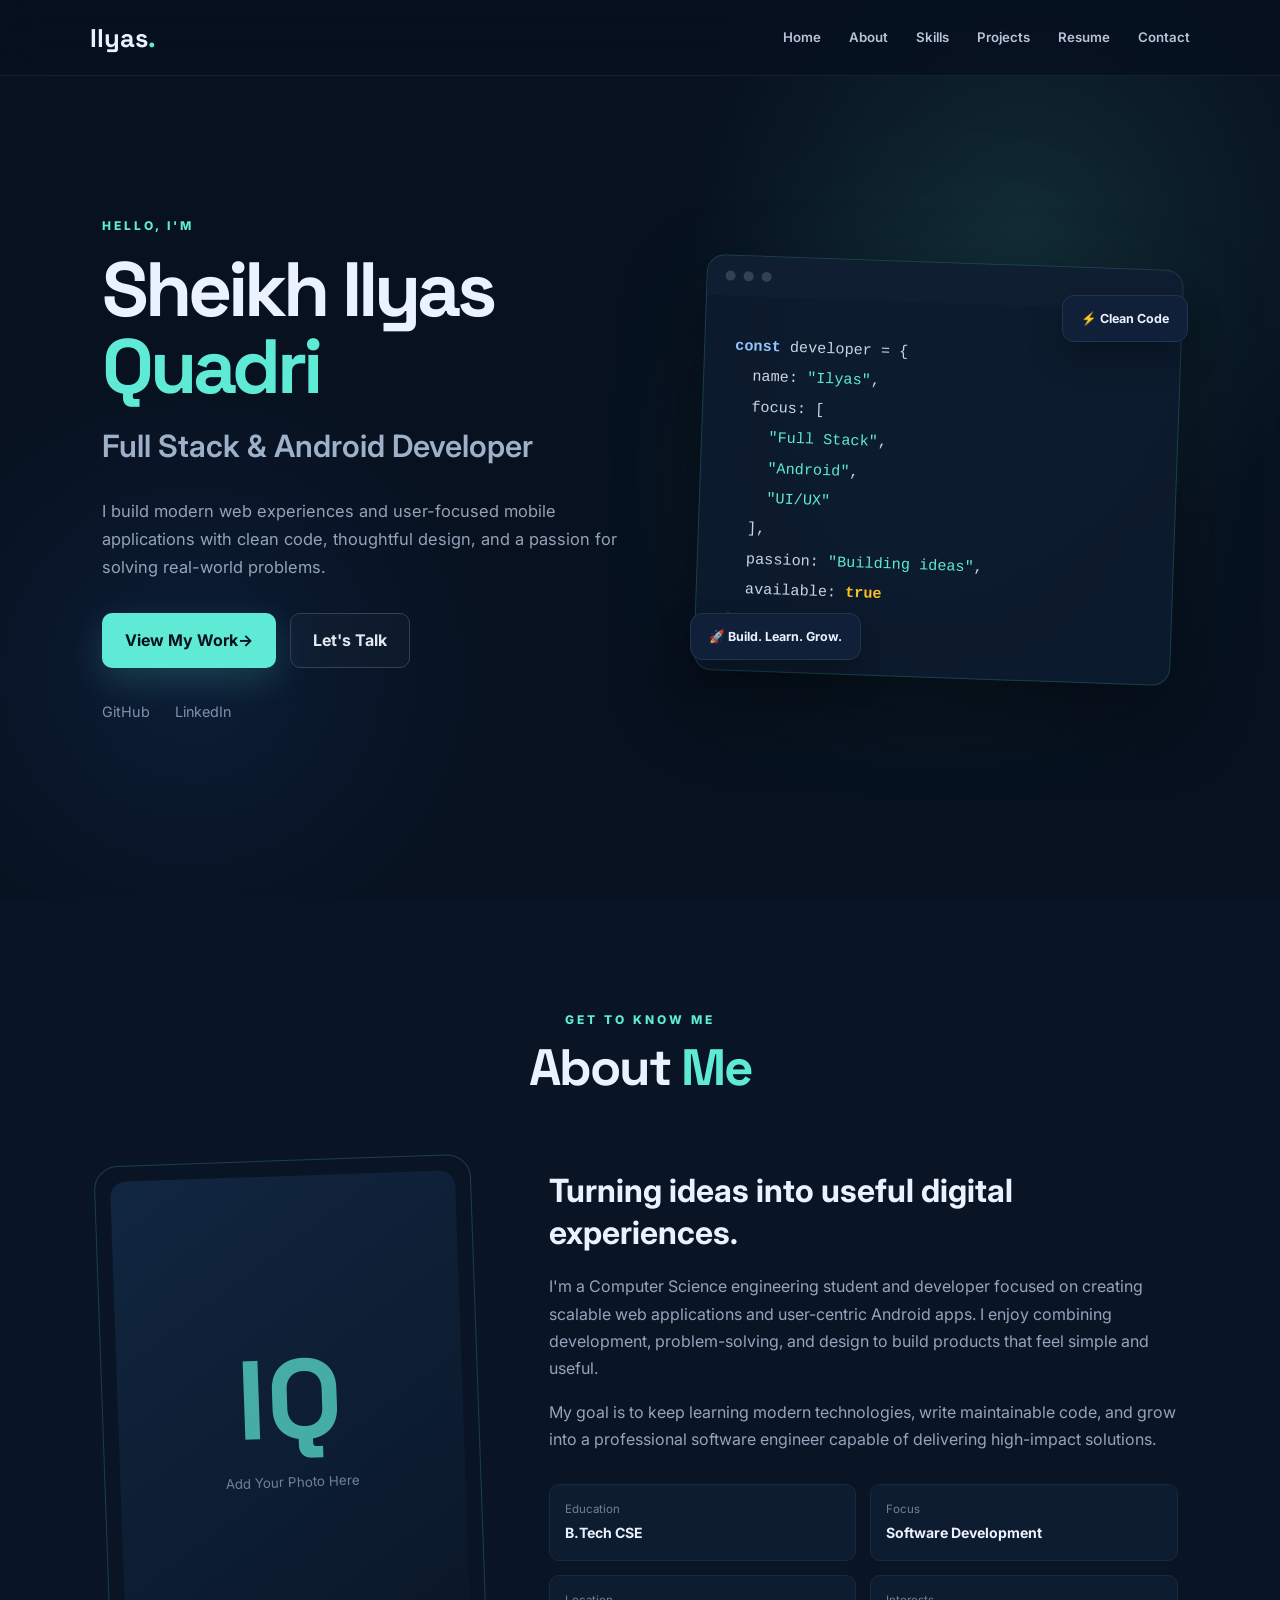
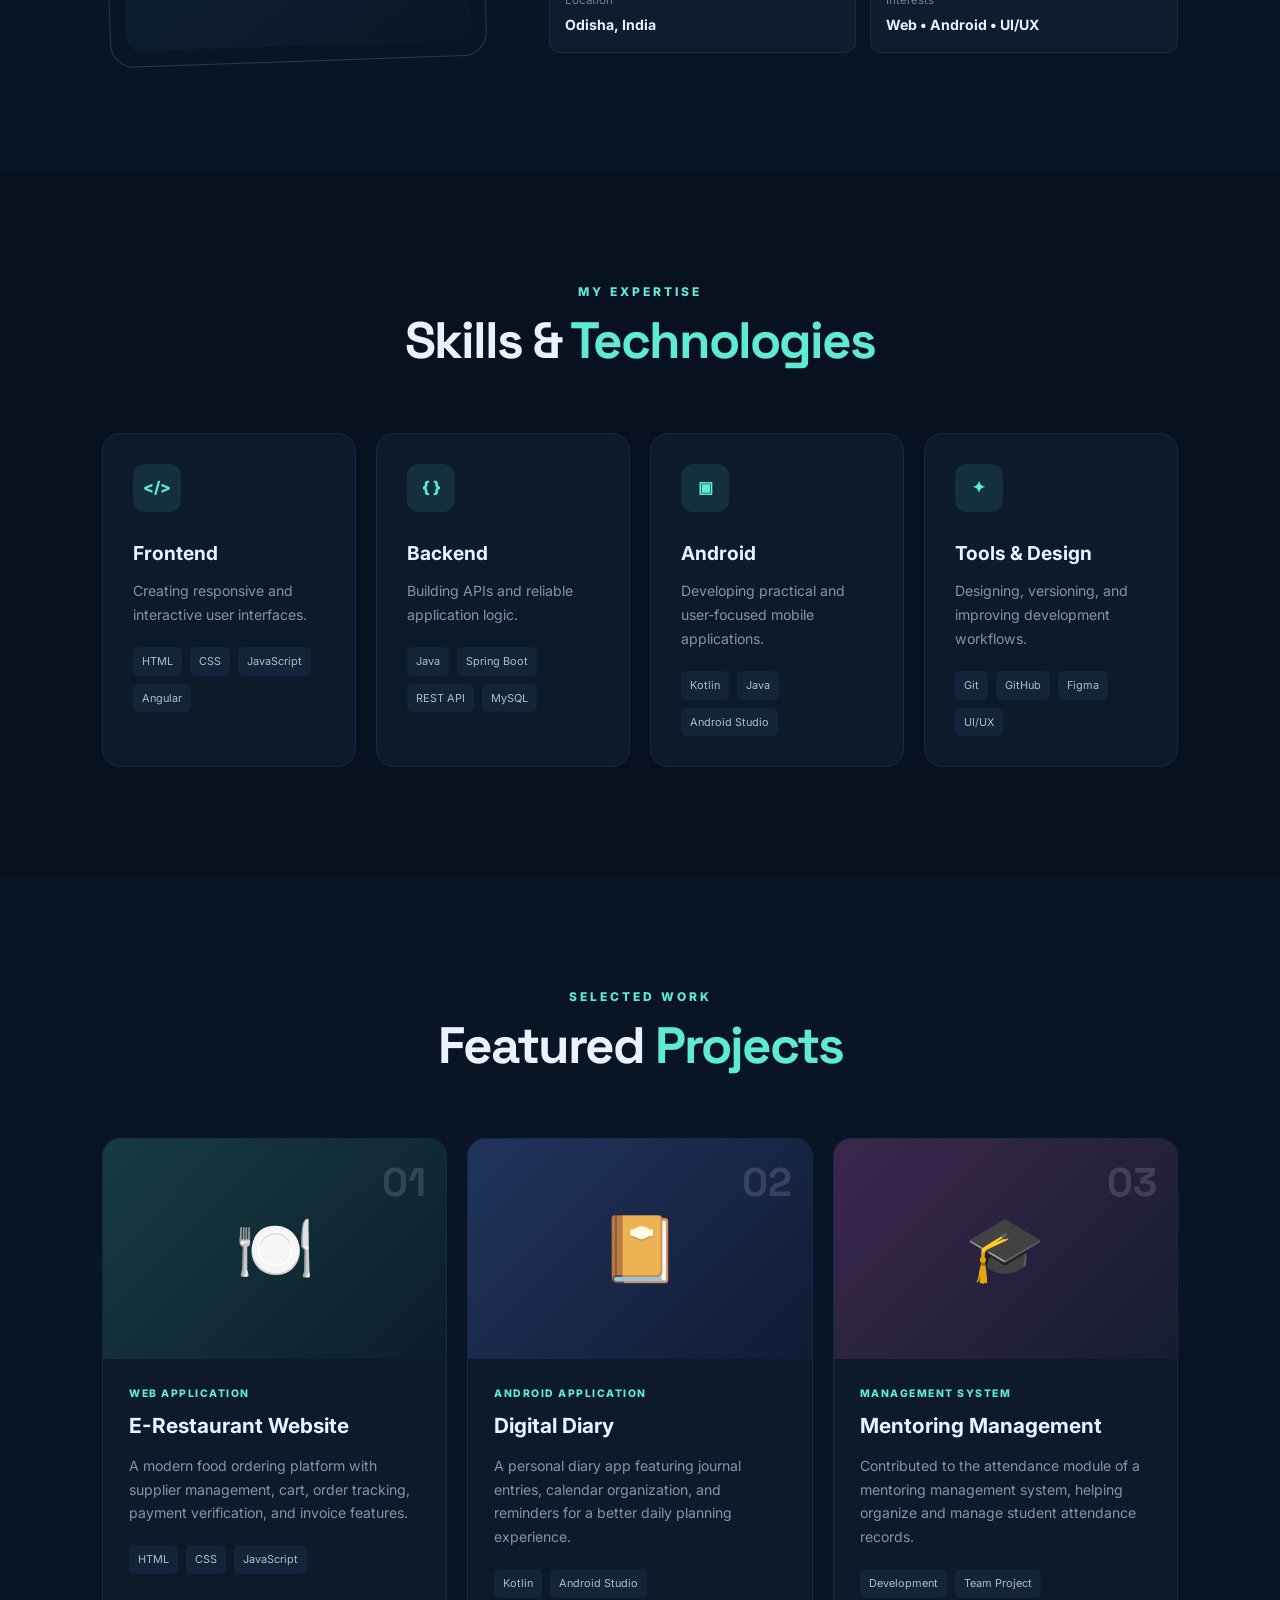
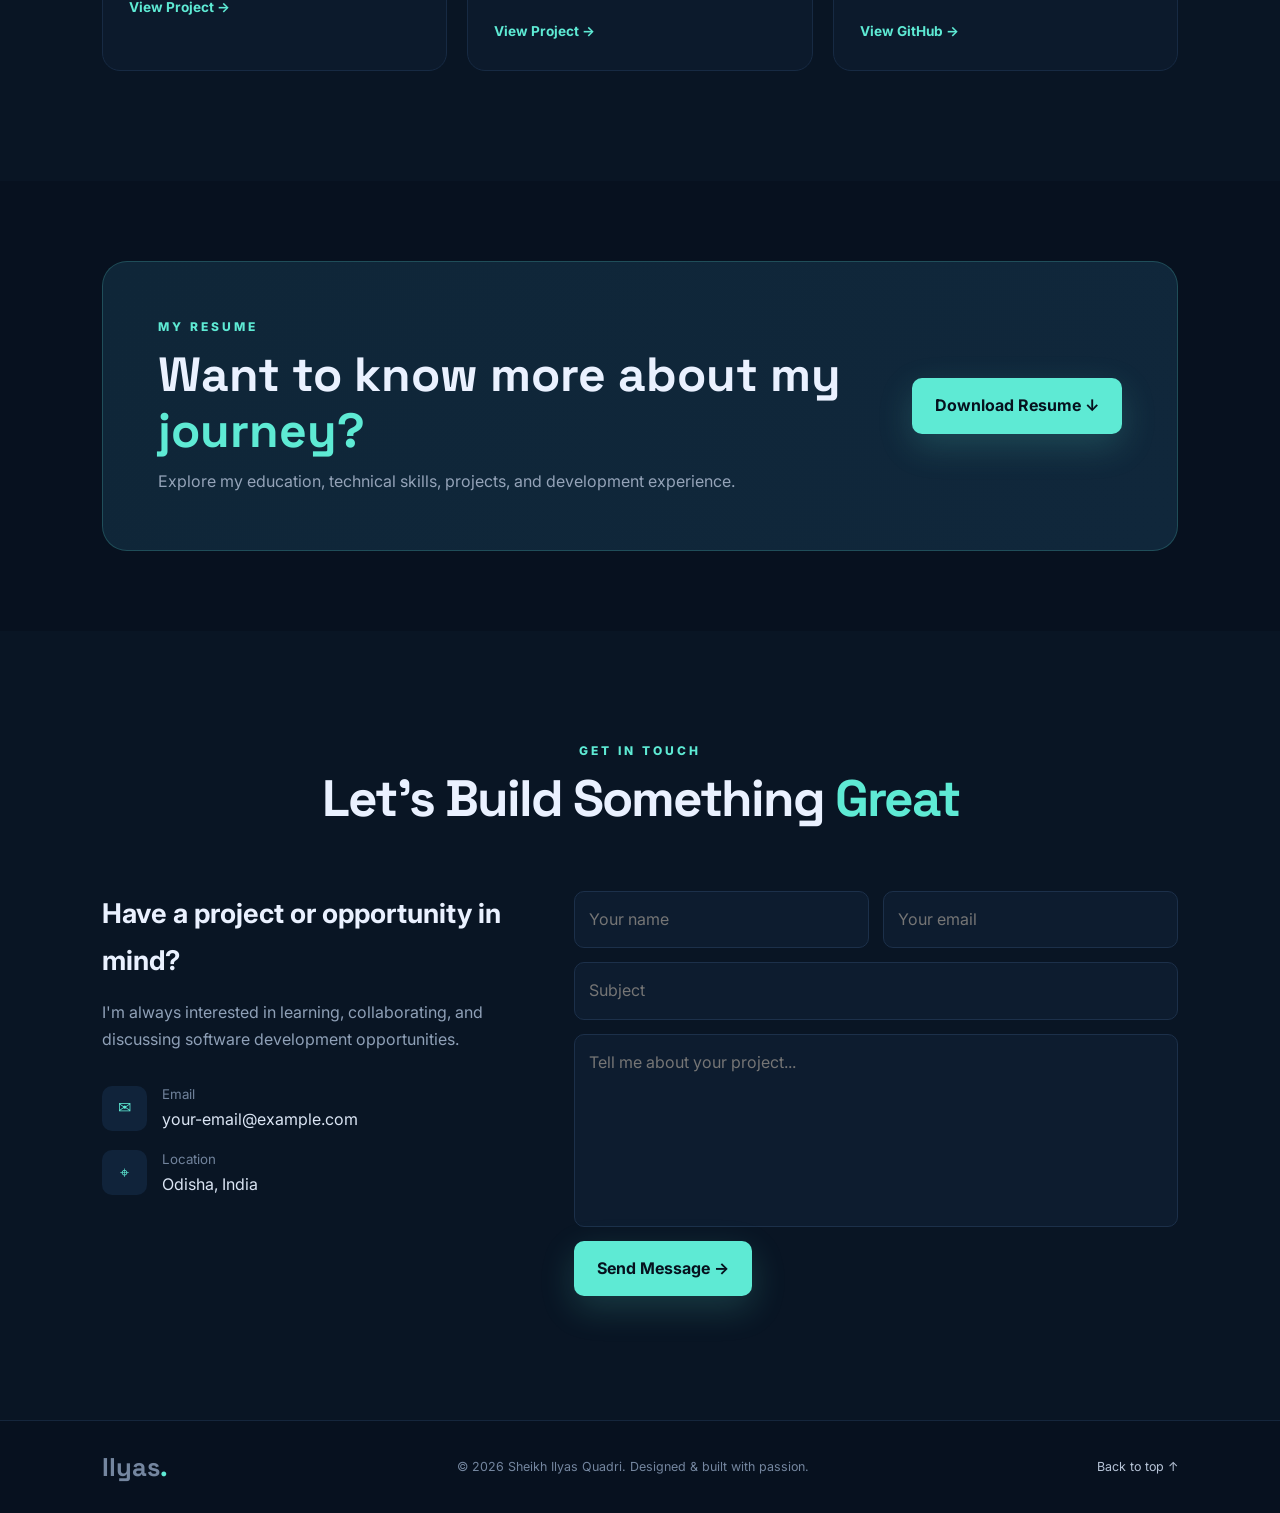
<file: L1-Portfolio/index.html>
<!DOCTYPE html>
<html lang="en">
<head>
  <meta charset="UTF-8">
  <meta name="viewport" content="width=device-width, initial-scale=1.0">
  <meta name="description" content="Personal portfolio of a full stack and Android developer.">
  <title>Ilyas | Developer Portfolio</title>
  <link rel="preconnect" href="https://fonts.googleapis.com">
  <link rel="preconnect" href="https://fonts.gstatic.com" crossorigin>
  <link href="https://fonts.googleapis.com/css2?family=Inter:wght@400;500;600;700;800&family=Space+Grotesk:wght@600;700&display=swap" rel="stylesheet">
  <link rel="stylesheet" href="style.css">
</head>
<body>
  <header class="header">
    <a href="#home" class="logo">Ilyas<span>.</span></a>
    <nav class="navbar" id="navbar">
      <a href="#home">Home</a>
      <a href="#about">About</a>
      <a href="#skills">Skills</a>
      <a href="#projects">Projects</a>
      <a href="#resume">Resume</a>
      <a href="#contact">Contact</a>
    </nav>
    <button class="menu-btn" id="menuBtn" aria-label="Open navigation">☰</button>
  </header>

  <main>
    <section class="hero section" id="home">
      <div class="hero-content">
        <p class="eyebrow">HELLO, I'M</p>
        <h1>Sheikh Ilyas <span>Quadri</span></h1>
        <h2>Full Stack & Android Developer</h2>
        <p class="hero-text">
          I build modern web experiences and user-focused mobile applications
          with clean code, thoughtful design, and a passion for solving real-world problems.
        </p>
        <div class="hero-actions">
          <a href="#projects" class="btn primary">View My Work <span>→</span></a>
          <a href="#contact" class="btn secondary">Let's Talk</a>
        </div>
        <div class="social-row">
          <a href="https://github.com/Ilyas99786" target="_blank" rel="noopener noreferrer">GitHub</a>
          <a href="https://www.linkedin.com/in/sheikhilyasquadri99/" target="_blank" rel="noopener noreferrer">LinkedIn</a>
        </div>
      </div>

      <div class="hero-visual">
        <div class="glow"></div>
        <div class="code-card">
          <div class="card-top"><span></span><span></span><span></span></div>
          <pre><code><b>const</b> developer = {
  name: <em>"Ilyas"</em>,
  focus: [
    <em>"Full Stack"</em>,
    <em>"Android"</em>,
    <em>"UI/UX"</em>
  ],
  passion: <em>"Building ideas"</em>,
  available: <strong>true</strong>
};</code></pre>
        </div>
        <div class="float-card card-one">⚡ Clean Code</div>
        <div class="float-card card-two">🚀 Build. Learn. Grow.</div>
      </div>
    </section>

    <section class="about section" id="about">
      <div class="section-heading">
        <p>GET TO KNOW ME</p>
        <h2>About <span>Me</span></h2>
      </div>
      <div class="about-grid">
        <div class="about-photo">
          <div class="photo-placeholder">
            <span>IQ</span>
            <small>Add Your Photo Here</small>
          </div>
        </div>
        <div class="about-content">
          <h3>Turning ideas into useful digital experiences.</h3>
          <p>
            I'm a Computer Science engineering student and developer focused on creating
            scalable web applications and user-centric Android apps. I enjoy combining
            development, problem-solving, and design to build products that feel simple and useful.
          </p>
          <p>
            My goal is to keep learning modern technologies, write maintainable code,
            and grow into a professional software engineer capable of delivering high-impact solutions.
          </p>
          <div class="quick-info">
            <div><span>Education</span><strong>B.Tech CSE</strong></div>
            <div><span>Focus</span><strong>Software Development</strong></div>
            <div><span>Location</span><strong>Odisha, India</strong></div>
            <div><span>Interests</span><strong>Web • Android • UI/UX</strong></div>
          </div>
        </div>
      </div>
    </section>

    <section class="skills section" id="skills">
      <div class="section-heading">
        <p>MY EXPERTISE</p>
        <h2>Skills & <span>Technologies</span></h2>
      </div>
      <div class="skill-grid">
        <article class="skill-card">
          <div class="skill-icon">&lt;/&gt;</div>
          <h3>Frontend</h3>
          <p>Creating responsive and interactive user interfaces.</p>
          <div class="tags"><span>HTML</span><span>CSS</span><span>JavaScript</span><span>Angular</span></div>
        </article>
        <article class="skill-card">
          <div class="skill-icon">{ }</div>
          <h3>Backend</h3>
          <p>Building APIs and reliable application logic.</p>
          <div class="tags"><span>Java</span><span>Spring Boot</span><span>REST API</span><span>MySQL</span></div>
        </article>
        <article class="skill-card">
          <div class="skill-icon">▣</div>
          <h3>Android</h3>
          <p>Developing practical and user-focused mobile applications.</p>
          <div class="tags"><span>Kotlin</span><span>Java</span><span>Android Studio</span></div>
        </article>
        <article class="skill-card">
          <div class="skill-icon">✦</div>
          <h3>Tools & Design</h3>
          <p>Designing, versioning, and improving development workflows.</p>
          <div class="tags"><span>Git</span><span>GitHub</span><span>Figma</span><span>UI/UX</span></div>
        </article>
      </div>
    </section>

    <section class="projects section" id="projects">
      <div class="section-heading">
        <p>SELECTED WORK</p>
        <h2>Featured <span>Projects</span></h2>
      </div>
      <div class="project-grid">
        <article class="project-card">
          <div class="project-cover cover-one">
            <span>01</span>
            <div>🍽️</div>
          </div>
          <div class="project-body">
            <div class="project-type">WEB APPLICATION</div>
            <h3>E-Restaurant Website</h3>
            <p>A modern food ordering platform with supplier management, cart, order tracking, payment verification, and invoice features.</p>
            <div class="tags"><span>HTML</span><span>CSS</span><span>JavaScript</span></div>
            <a href="https://github.com/Ilyas99786" target="_blank" rel="noopener noreferrer">View Project →</a>
          </div>
        </article>

        <article class="project-card">
          <div class="project-cover cover-two">
            <span>02</span>
            <div>📔</div>
          </div>
          <div class="project-body">
            <div class="project-type">ANDROID APPLICATION</div>
            <h3>Digital Diary</h3>
            <p>A personal diary app featuring journal entries, calendar organization, and reminders for a better daily planning experience.</p>
            <div class="tags"><span>Kotlin</span><span>Android Studio</span></div>
            <a href="https://github.com/Ilyas99786" target="_blank" rel="noopener noreferrer">View Project →</a>
          </div>
        </article>

        <article class="project-card">
          <div class="project-cover cover-three">
            <span>03</span>
            <div>🎓</div>
          </div>
          <div class="project-body">
            <div class="project-type">MANAGEMENT SYSTEM</div>
            <h3>Mentoring Management</h3>
            <p>Contributed to the attendance module of a mentoring management system, helping organize and manage student attendance records.</p>
            <div class="tags"><span>Development</span><span>Team Project</span></div>
            <a href="https://github.com/Ilyas99786" target="_blank" rel="noopener noreferrer">View GitHub →</a>
          </div>
        </article>
      </div>
    </section>

    <section class="resume section" id="resume">
      <div class="resume-box">
        <div>
          <p class="eyebrow">MY RESUME</p>
          <h2>Want to know more about my <span>journey?</span></h2>
          <p>Explore my education, technical skills, projects, and development experience.</p>
        </div>
        <a href="resume.pdf" download class="btn primary">Download Resume ↓</a>
      </div>
    </section>

    <section class="contact section" id="contact">
      <div class="section-heading">
        <p>GET IN TOUCH</p>
        <h2>Let's Build Something <span>Great</span></h2>
      </div>
      <div class="contact-grid">
        <div class="contact-copy">
          <h3>Have a project or opportunity in mind?</h3>
          <p>I'm always interested in learning, collaborating, and discussing software development opportunities.</p>
          <div class="contact-list">
            <a href="mailto:your-email@example.com"><span>✉</span><div><small>Email</small>your-email@example.com</div></a>
            <div><span>⌖</span><div><small>Location</small>Odisha, India</div></div>
          </div>
        </div>
        <form class="contact-form" id="contactForm">
          <div class="form-row">
            <input type="text" placeholder="Your name" required>
            <input type="email" placeholder="Your email" required>
          </div>
          <input type="text" placeholder="Subject" required>
          <textarea rows="6" placeholder="Tell me about your project..." required></textarea>
          <button type="submit" class="btn primary">Send Message →</button>
          <p id="formMessage"></p>
        </form>
      </div>
    </section>
  </main>

  <footer>
    <a href="#home" class="logo">Ilyas<span>.</span></a>
    <p>© 2026 Sheikh Ilyas Quadri. Designed & built with passion.</p>
    <a href="#home" class="back-top">Back to top ↑</a>
  </footer>

  <script src="script.js"></script>
</body>
</html>
</file>
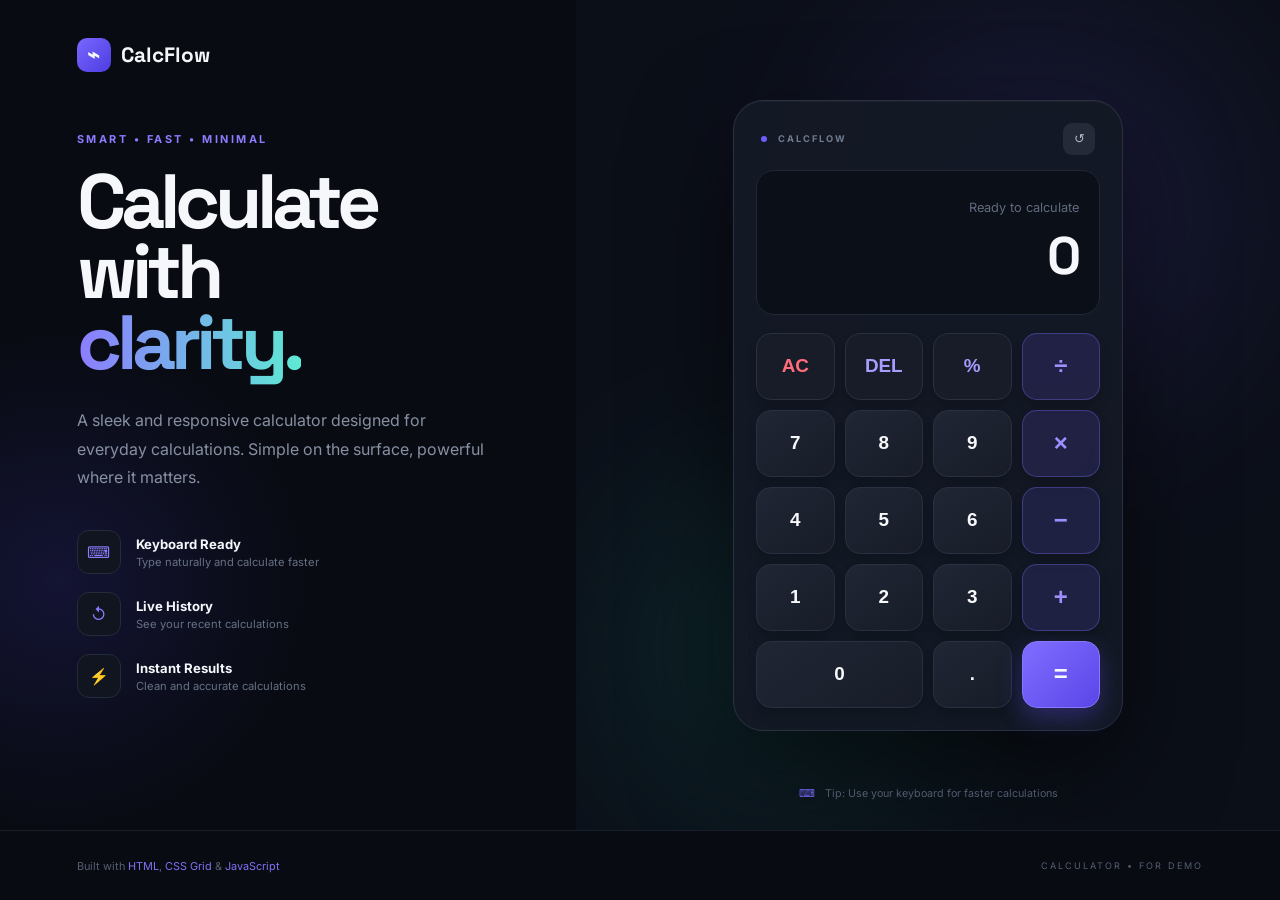
<file: L1_Calculator/index.html>
<!DOCTYPE html>
<html lang="en">
<head>
  <meta charset="UTF-8">
  <meta name="viewport" content="width=device-width, initial-scale=1.0">
  <meta name="description" content="A modern professional calculator built using HTML, CSS and JavaScript.">
  <title>CalcFlow | Professional Calculator</title>
  <link rel="preconnect" href="https://fonts.googleapis.com">
  <link rel="preconnect" href="https://fonts.gstatic.com" crossorigin>
  <link href="https://fonts.googleapis.com/css2?family=Inter:wght@400;500;600;700&family=Space+Grotesk:wght@600;700&display=swap" rel="stylesheet">
  <link rel="stylesheet" href="style.css">
</head>
<body>
  <main class="page">
    <section class="intro">
      <div class="brand"><span class="brand-icon">⌁</span> CalcFlow</div>
      <p class="eyebrow">SMART • FAST • MINIMAL</p>
      <h1>Calculate with<br><span>clarity.</span></h1>
      <p class="description">
        A sleek and responsive calculator designed for everyday calculations.
        Simple on the surface, powerful where it matters.
      </p>

      <div class="features">
        <div><span>⌨</span><p><strong>Keyboard Ready</strong><small>Type naturally and calculate faster</small></p></div>
        <div><span>↺</span><p><strong>Live History</strong><small>See your recent calculations</small></p></div>
        <div><span>⚡</span><p><strong>Instant Results</strong><small>Clean and accurate calculations</small></p></div>
      </div>
    </section>

    <section class="calculator-area">
      <div class="glow glow-one"></div>
      <div class="glow glow-two"></div>

      <div class="calculator">
        <div class="calculator-top">
          <div class="mini-brand"><i></i> CALCFLOW</div>
          <button class="history-toggle" id="historyToggle" title="Toggle history">↺</button>
        </div>

        <div class="display">
          <div class="expression" id="expression">Ready to calculate</div>
          <div class="result" id="result">0</div>
        </div>

        <div class="keys">
          <button class="key function danger" data-action="clear">AC</button>
          <button class="key function" data-action="delete">DEL</button>
          <button class="key function" data-value="%">%</button>
          <button class="key operator" data-value="/">÷</button>

          <button class="key" data-value="7">7</button>
          <button class="key" data-value="8">8</button>
          <button class="key" data-value="9">9</button>
          <button class="key operator" data-value="*">×</button>

          <button class="key" data-value="4">4</button>
          <button class="key" data-value="5">5</button>
          <button class="key" data-value="6">6</button>
          <button class="key operator" data-value="-">−</button>

          <button class="key" data-value="1">1</button>
          <button class="key" data-value="2">2</button>
          <button class="key" data-value="3">3</button>
          <button class="key operator" data-value="+">+</button>

          <button class="key zero" data-value="0">0</button>
          <button class="key" data-value=".">.</button>
          <button class="key equals" data-action="calculate">=</button>
        </div>
      </div>

      <aside class="history-panel" id="historyPanel">
        <div class="history-head">
          <div><small>RECENT</small><h2>History</h2></div>
          <button id="closeHistory">×</button>
        </div>
        <div class="history-list" id="historyList">
          <p class="empty-history">Your calculations will appear here.</p>
        </div>
        <button class="clear-history" id="clearHistory">Clear history</button>
      </aside>

      <p class="keyboard-note"><span>⌨</span> Tip: Use your keyboard for faster calculations</p>
    </section>
  </main>

  <footer>
    <p>Built with <span>HTML</span>, <span>CSS Grid</span> & <span>JavaScript</span></p>
    <small>CALCULATOR • FOR DEMO</small>
  </footer>

  <script src="script.js"></script>
</body>
</html>
</file>
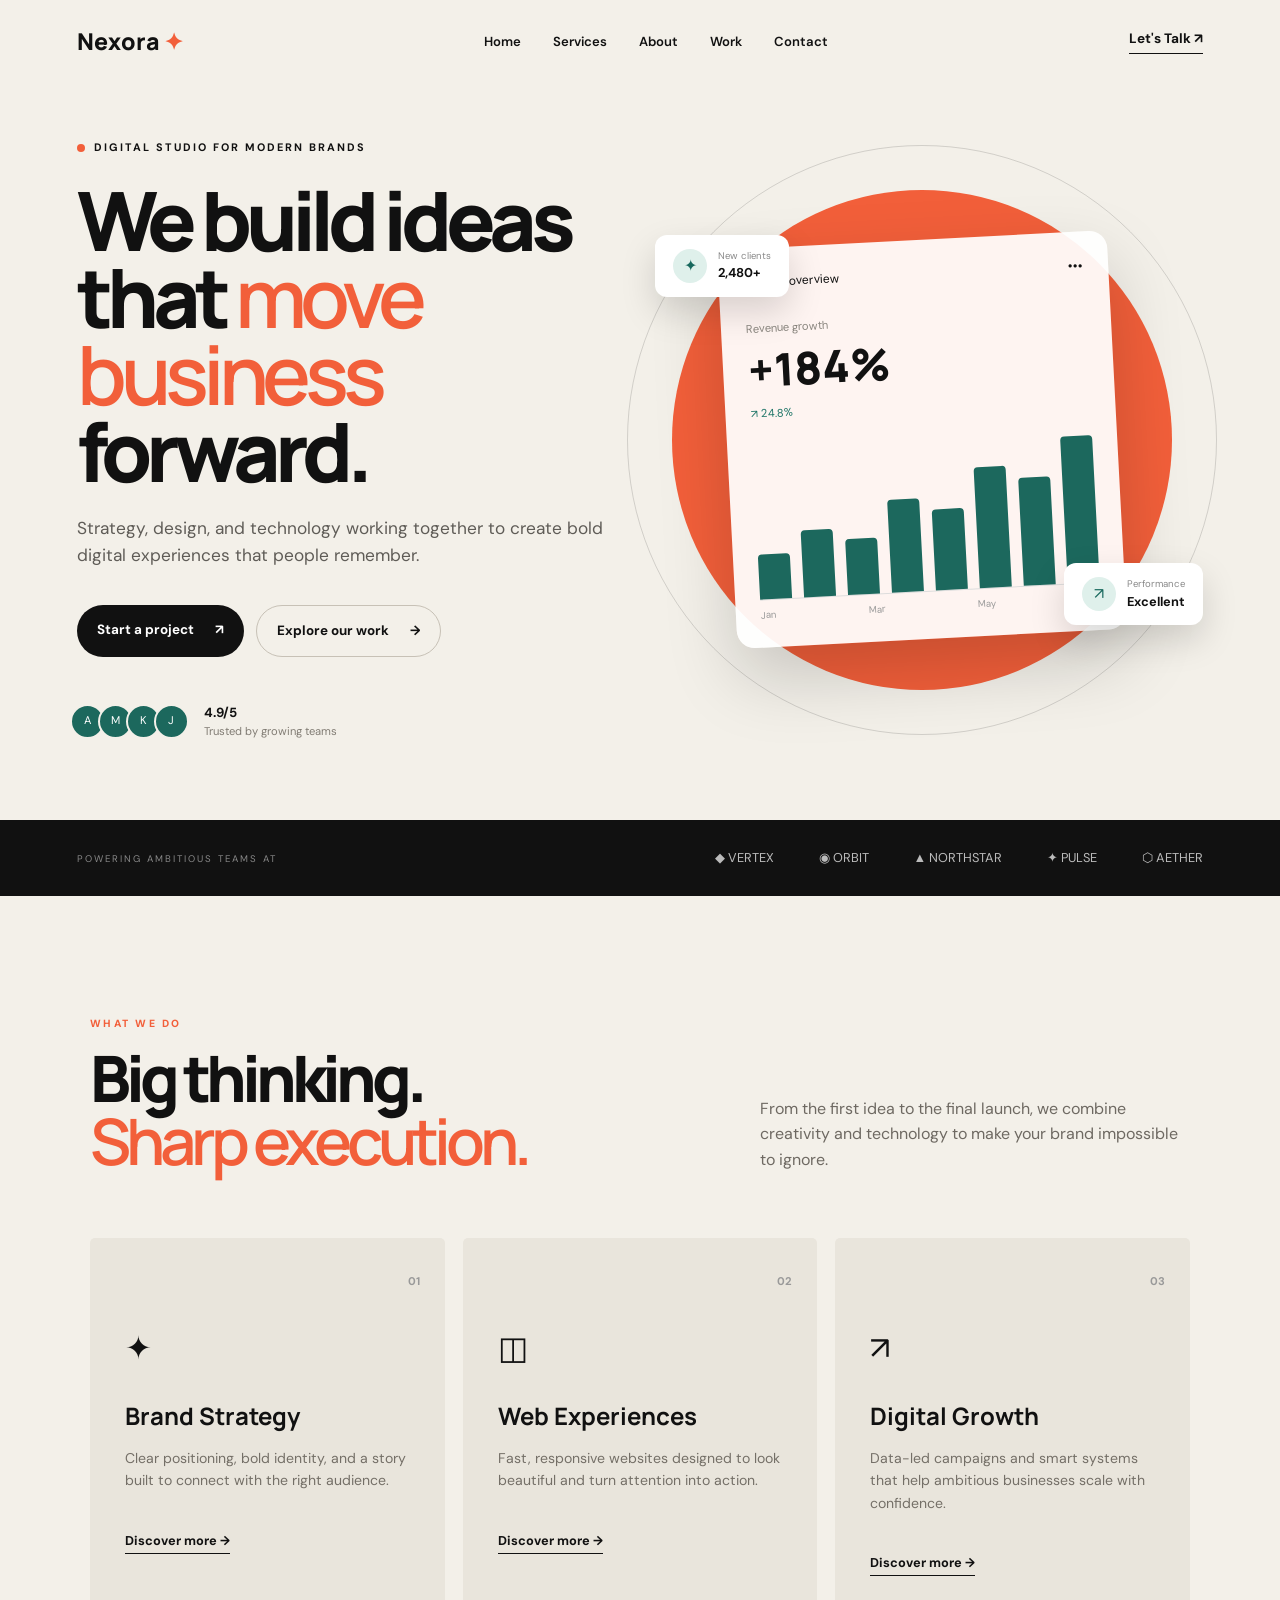
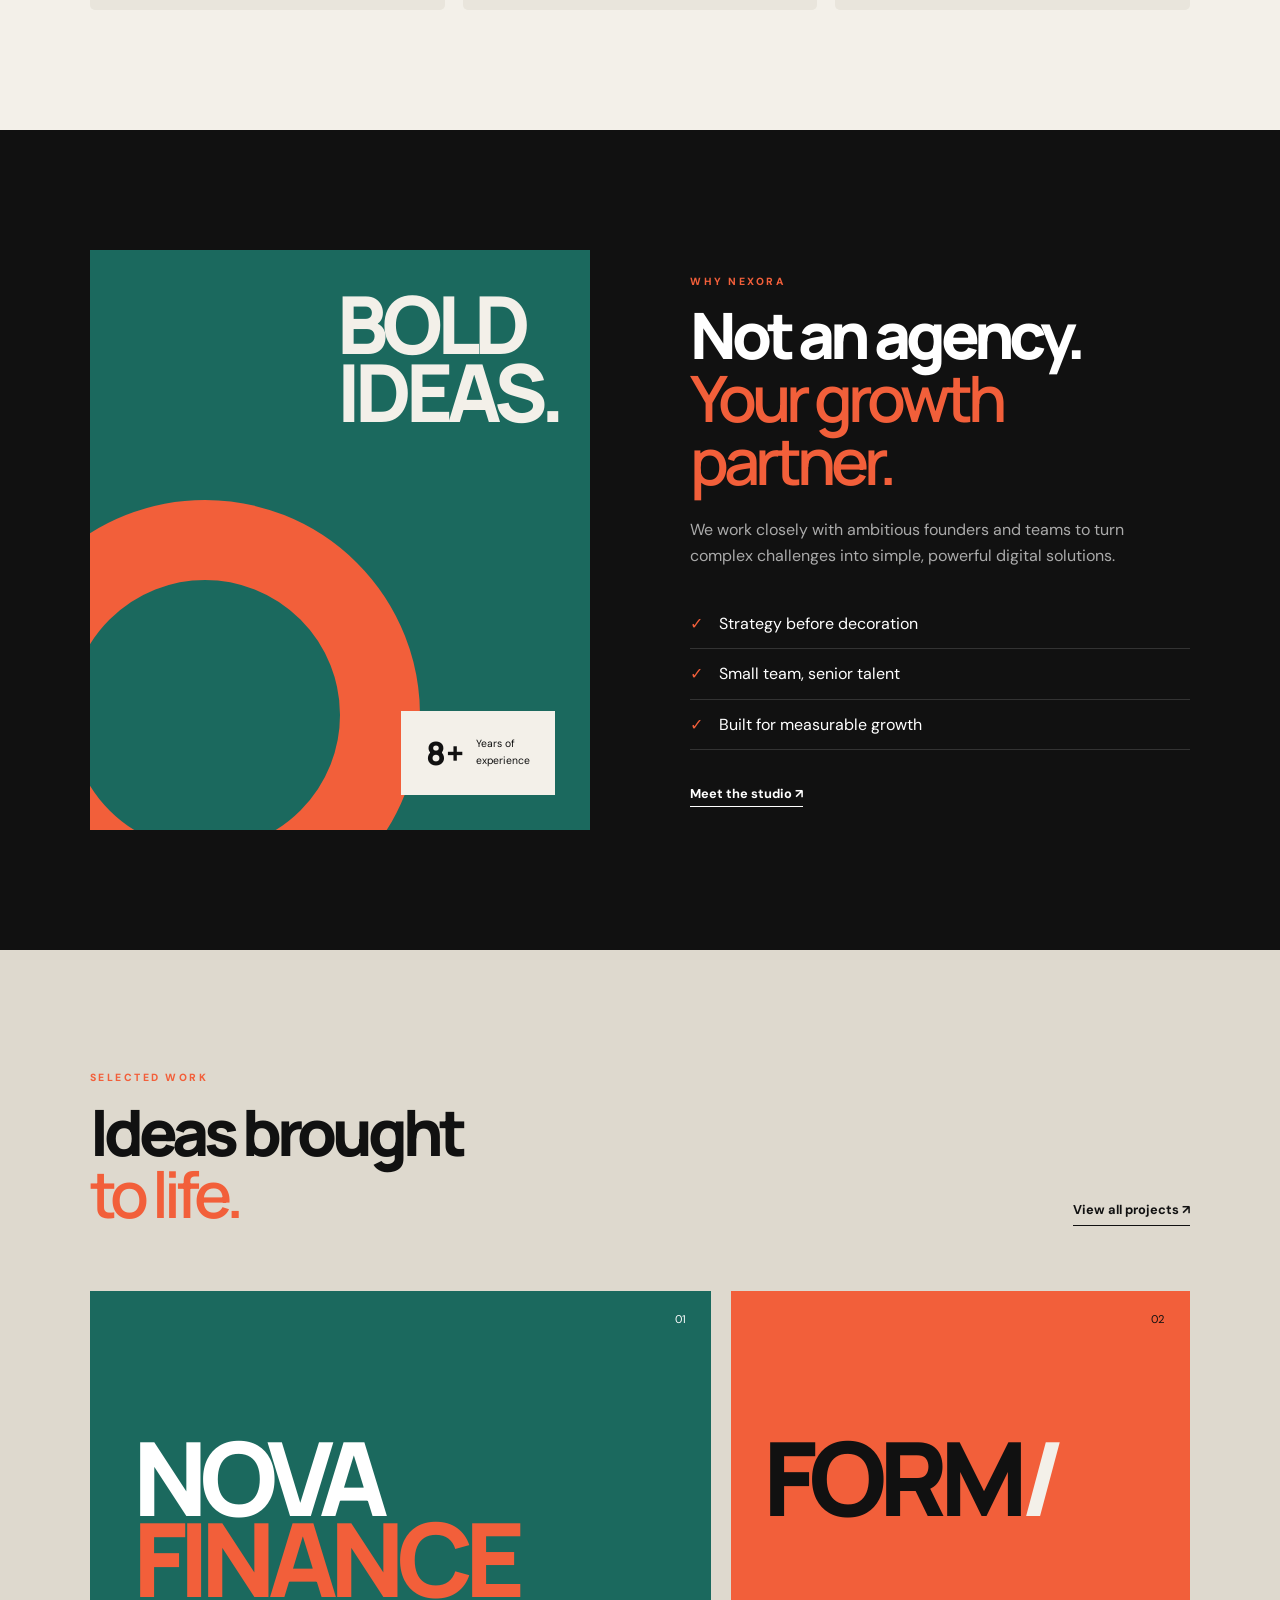
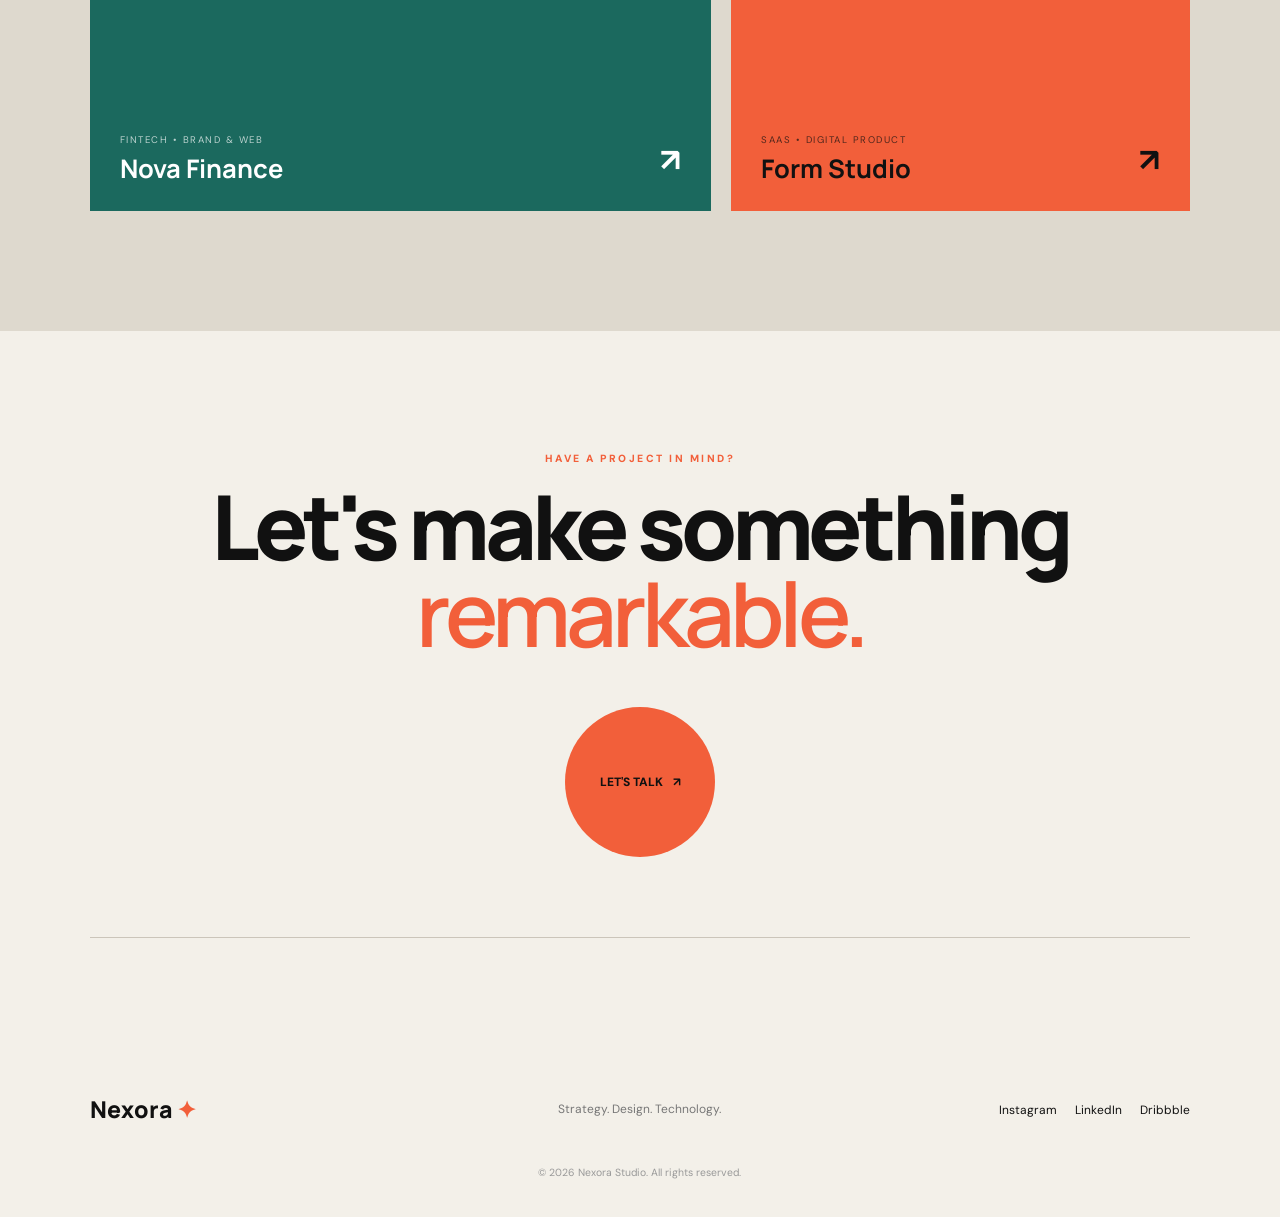
<file: L1_Landing_Page/index.html>
<!DOCTYPE html>
<html lang="en">
<head>
  <meta charset="UTF-8">
  <meta name="viewport" content="width=device-width, initial-scale=1.0">
  <meta name="description" content="Nexora modern business landing page">
  <title>Nexora — Build What's Next</title>
  <link rel="preconnect" href="https://fonts.googleapis.com">
  <link rel="preconnect" href="https://fonts.gstatic.com" crossorigin>
  <link href="https://fonts.googleapis.com/css2?family=DM+Sans:wght@400;500;600;700&family=Manrope:wght@600;700;800&display=swap" rel="stylesheet">
  <link rel="stylesheet" href="style.css">
</head>
<body>
  <header class="nav">
    <a class="logo" href="#home">Nexora<span>✦</span></a>
    <nav id="navLinks">
      <a href="#home">Home</a><a href="#services">Services</a><a href="#about">About</a><a href="#work">Work</a><a href="#contact">Contact</a>
    </nav>
    <a href="#contact" class="nav-cta">Let's Talk ↗</a>
    <button id="menuBtn" class="menu">☰</button>
  </header>

  <main>
    <section class="hero" id="home">
      <div class="hero-copy">
        <div class="badge"><i></i> DIGITAL STUDIO FOR MODERN BRANDS</div>
        <h1>We build ideas that <span>move business</span> forward.</h1>
        <p>Strategy, design, and technology working together to create bold digital experiences that people remember.</p>
        <div class="actions">
          <a href="#contact" class="btn dark">Start a project <b>↗</b></a>
          <a href="#work" class="btn light">Explore our work <b>→</b></a>
        </div>
        <div class="proof">
          <div class="avatars"><span>A</span><span>M</span><span>K</span><span>J</span></div>
          <div><strong>4.9/5</strong><small>Trusted by growing teams</small></div>
        </div>
      </div>
      <div class="hero-art">
        <div class="orange-orb"></div>
        <div class="main-card">
          <div class="card-head"><span>Growth overview</span><b>•••</b></div>
          <div class="metric"><small>Revenue growth</small><strong>+184%</strong><em>↗ 24.8%</em></div>
          <div class="chart">
            <span style="height:28%"></span><span style="height:42%"></span><span style="height:35%"></span><span style="height:58%"></span><span style="height:51%"></span><span style="height:76%"></span><span style="height:68%"></span><span style="height:92%"></span>
          </div>
          <div class="months"><span>Jan</span><span>Mar</span><span>May</span><span>Jul</span></div>
        </div>
        <div class="float float-one"><span>✦</span><div><small>New clients</small><strong>2,480+</strong></div></div>
        <div class="float float-two"><span>↗</span><div><small>Performance</small><strong>Excellent</strong></div></div>
        <div class="ring"></div>
      </div>
    </section>

    <section class="logo-strip">
      <p>POWERING AMBITIOUS TEAMS AT</p>
      <div><span>◆ VERTEX</span><span>◉ ORBIT</span><span>▲ NORTHSTAR</span><span>✦ PULSE</span><span>⬡ AETHER</span></div>
    </section>

    <section class="services section" id="services">
      <div class="section-top">
        <div><p class="kicker">WHAT WE DO</p><h2>Big thinking.<br><span>Sharp execution.</span></h2></div>
        <p class="lead">From the first idea to the final launch, we combine creativity and technology to make your brand impossible to ignore.</p>
      </div>
      <div class="service-grid">
        <article><b>01</b><div class="icon">✦</div><h3>Brand Strategy</h3><p>Clear positioning, bold identity, and a story built to connect with the right audience.</p><a href="#">Discover more →</a></article>
        <article><b>02</b><div class="icon">◫</div><h3>Web Experiences</h3><p>Fast, responsive websites designed to look beautiful and turn attention into action.</p><a href="#">Discover more →</a></article>
        <article><b>03</b><div class="icon">↗</div><h3>Digital Growth</h3><p>Data-led campaigns and smart systems that help ambitious businesses scale with confidence.</p><a href="#">Discover more →</a></article>
      </div>
    </section>

    <section class="about section" id="about">
      <div class="about-visual">
        <div class="shape"></div>
        <div class="mini-stat"><strong>8+</strong><span>Years of<br>experience</span></div>
        <div class="word">BOLD<br>IDEAS.</div>
      </div>
      <div class="about-copy">
        <p class="kicker">WHY NEXORA</p>
        <h2>Not an agency.<br><span>Your growth partner.</span></h2>
        <p>We work closely with ambitious founders and teams to turn complex challenges into simple, powerful digital solutions.</p>
        <ul><li><span>✓</span> Strategy before decoration</li><li><span>✓</span> Small team, senior talent</li><li><span>✓</span> Built for measurable growth</li></ul>
        <a href="#contact" class="text-link">Meet the studio ↗</a>
      </div>
    </section>

    <section class="work section" id="work">
      <div class="section-top"><div><p class="kicker">SELECTED WORK</p><h2>Ideas brought<br><span>to life.</span></h2></div><a class="text-link" href="#">View all projects ↗</a></div>
      <div class="work-grid">
        <article class="project p1"><div class="project-no">01</div><div class="mock">NOVA<br><span>FINANCE</span></div><div class="project-info"><div><small>FINTECH • BRAND & WEB</small><h3>Nova Finance</h3></div><b>↗</b></div></article>
        <article class="project p2"><div class="project-no">02</div><div class="mock">FORM<span>/</span></div><div class="project-info"><div><small>SAAS • DIGITAL PRODUCT</small><h3>Form Studio</h3></div><b>↗</b></div></article>
      </div>
    </section>

    <section class="cta section" id="contact">
      <p class="kicker">HAVE A PROJECT IN MIND?</p>
      <h2>Let's make something<br><span>remarkable.</span></h2>
      <a href="mailto:hello@nexora.example" class="circle-btn">LET'S TALK <b>↗</b></a>
      <div class="cta-line"></div>
    </section>
  </main>

  <footer>
    <a class="logo" href="#home">Nexora<span>✦</span></a>
    <p>Strategy. Design. Technology.</p>
    <div><a href="#">Instagram</a><a href="#">LinkedIn</a><a href="#">Dribbble</a></div>
    <small>© 2026 Nexora Studio. All rights reserved.</small>
  </footer>
  <script src="script.js"></script>
</body>
</html>
</file>
<file: L1-Portfolio/style.css>
*{margin:0;padding:0;box-sizing:border-box}html{scroll-behavior:smooth}body{font-family:"Inter",sans-serif;background:#07111f;color:#eaf1ff;line-height:1.7;overflow-x:hidden}a{text-decoration:none;color:inherit}button,input,textarea{font:inherit}.header{height:76px;padding:0 7%;display:flex;align-items:center;justify-content:space-between;position:fixed;top:0;left:0;width:100%;z-index:1000;background:rgba(7,17,31,.82);backdrop-filter:blur(18px);border-bottom:1px solid rgba(255,255,255,.07)}.logo{font:700 1.6rem "Space Grotesk",sans-serif}.logo span,.hero h1 span,.section-heading h2 span,.resume-box h2 span{color:#5eead4}.navbar{display:flex;gap:28px}.navbar a{font-size:.83rem;font-weight:600;color:#b8c4d8;transition:.3s}.navbar a:hover{color:#5eead4}.menu-btn{display:none;background:none;border:0;color:#fff;font-size:1.6rem}.section{padding:110px 8%}.hero{min-height:100vh;padding-top:150px;display:grid;grid-template-columns:1.05fr .95fr;align-items:center;gap:70px;background:radial-gradient(circle at 80% 25%,rgba(94,234,212,.11),transparent 28%),radial-gradient(circle at 15% 75%,rgba(59,130,246,.1),transparent 25%)}.eyebrow,.section-heading p{font-size:.75rem;letter-spacing:3px;color:#5eead4;font-weight:800}.hero h1{font:700 clamp(3rem,6vw,6rem)/1 "Space Grotesk",sans-serif;letter-spacing:-4px;margin:15px 0}.hero h2{font-size:clamp(1.25rem,2.4vw,2rem);color:#9fb0c9;font-weight:600}.hero-text{max-width:650px;color:#94a3b8;margin:25px 0 32px;font-size:1.03rem}.hero-actions{display:flex;gap:14px;flex-wrap:wrap}.btn{display:inline-flex;align-items:center;justify-content:center;padding:13px 22px;border-radius:10px;font-weight:700;border:1px solid transparent;cursor:pointer;transition:.3s}.btn:hover{transform:translateY(-3px)}.primary{background:#5eead4;color:#06111e;box-shadow:0 12px 35px rgba(94,234,212,.18)}.secondary{border-color:#334155;color:#e2e8f0;background:rgba(255,255,255,.02)}.social-row{display:flex;gap:25px;margin-top:32px;color:#7f91aa;font-size:.9rem}.social-row a:hover{color:#5eead4}.hero-visual{position:relative;min-height:480px;display:flex;align-items:center;justify-content:center}.glow{position:absolute;width:330px;height:330px;border-radius:50%;background:#5eead4;filter:blur(120px);opacity:.13}.code-card{width:min(100%,500px);background:rgba(13,27,46,.9);border:1px solid rgba(94,234,212,.18);border-radius:18px;box-shadow:0 30px 80px rgba(0,0,0,.4);transform:rotate(2deg);overflow:hidden}.card-top{padding:15px 18px;background:#101e31;display:flex;gap:8px}.card-top span{width:10px;height:10px;border-radius:50%;background:#334155}.code-card pre{padding:35px 30px;overflow:auto;color:#cbd5e1;font-size:.95rem;line-height:2}.code-card b{color:#93c5fd}.code-card em{color:#5eead4;font-style:normal}.code-card strong{color:#fbbf24}.float-card{position:absolute;padding:12px 18px;background:#102039;border:1px solid #203552;border-radius:12px;font-size:.78rem;font-weight:700;box-shadow:0 15px 35px rgba(0,0,0,.3)}.card-one{top:65px;right:-10px}.card-two{bottom:50px;left:-10px}.about,.projects,.contact{background:#091524}.section-heading{text-align:center;margin-bottom:60px}.section-heading h2{font:700 clamp(2.2rem,4vw,3.5rem) "Space Grotesk",sans-serif;letter-spacing:-2px;margin-top:5px}.about-grid{display:grid;grid-template-columns:.75fr 1.25fr;gap:70px;align-items:center;max-width:1150px;margin:auto}.about-photo{padding:15px;border:1px solid rgba(94,234,212,.2);border-radius:24px;transform:rotate(-2deg)}.photo-placeholder{min-height:470px;border-radius:16px;background:linear-gradient(145deg,#112640,#0a1728);display:flex;flex-direction:column;align-items:center;justify-content:center}.photo-placeholder span{font:700 7rem "Space Grotesk";color:#5eead4;opacity:.7}.photo-placeholder small{color:#70819a}.about-content h3{font-size:2rem;line-height:1.3;margin-bottom:20px}.about-content p{color:#93a4bc;margin-bottom:17px}.quick-info{display:grid;grid-template-columns:1fr 1fr;gap:14px;margin-top:30px}.quick-info div{padding:15px;background:#0d1c2f;border:1px solid #172a43;border-radius:10px}.quick-info span,.quick-info strong{display:block}.quick-info span{font-size:.72rem;color:#70819a}.quick-info strong{font-size:.88rem;margin-top:2px}.skill-grid,.project-grid{display:grid;grid-template-columns:repeat(4,1fr);gap:20px;max-width:1250px;margin:auto}.skill-card{padding:30px;background:#0c1a2c;border:1px solid #172a43;border-radius:18px;transition:.3s}.skill-card:hover,.project-card:hover{transform:translateY(-8px);border-color:rgba(94,234,212,.45)}.skill-icon{width:48px;height:48px;border-radius:12px;background:rgba(94,234,212,.1);color:#5eead4;display:grid;place-items:center;font-weight:800;margin-bottom:25px}.skill-card h3{font-size:1.2rem}.skill-card p,.project-body p{color:#8293aa;font-size:.88rem;margin:10px 0 20px}.tags{display:flex;flex-wrap:wrap;gap:8px}.tags span{font-size:.68rem;padding:5px 9px;border-radius:6px;background:#13243a;color:#aebcd0}.project-grid{grid-template-columns:repeat(3,1fr)}.project-card{background:#0c1a2c;border:1px solid #172a43;border-radius:18px;overflow:hidden;transition:.3s}.project-cover{height:220px;position:relative;display:grid;place-items:center}.project-cover>span{position:absolute;top:18px;right:20px;font:700 2.5rem "Space Grotesk";opacity:.15}.project-cover>div{font-size:4rem}.cover-one{background:linear-gradient(135deg,#163b42,#0c1d2d)}.cover-two{background:linear-gradient(135deg,#20345d,#101b34)}.cover-three{background:linear-gradient(135deg,#3c274d,#151c32)}.project-body{padding:26px}.project-type{font-size:.65rem;letter-spacing:1.5px;color:#5eead4;font-weight:800}.project-body h3{font-size:1.3rem;margin-top:6px}.project-body a{display:inline-block;margin-top:22px;color:#5eead4;font-size:.85rem;font-weight:700}.resume{padding-top:80px;padding-bottom:80px}.resume-box{max-width:1150px;margin:auto;padding:55px;border-radius:25px;background:linear-gradient(120deg,#0f2638,#10273b);border:1px solid rgba(94,234,212,.2);display:flex;align-items:center;justify-content:space-between;gap:40px}.resume-box h2{font:700 clamp(2rem,4vw,3rem)/1.15 "Space Grotesk";max-width:700px;margin:10px 0}.resume-box p:not(.eyebrow){color:#94a3b8}.contact-grid{max-width:1150px;margin:auto;display:grid;grid-template-columns:.8fr 1.2fr;gap:70px}.contact-copy h3{font-size:1.7rem}.contact-copy>p{color:#8fa0b7;margin:15px 0 30px}.contact-list{display:grid;gap:15px}.contact-list>a,.contact-list>div{display:flex;align-items:center;gap:15px;color:#dbe5f4}.contact-list span{width:45px;height:45px;display:grid;place-items:center;border-radius:10px;background:#10233a;color:#5eead4}.contact-list small{display:block;color:#71839c}.contact-form{display:grid;gap:14px}.form-row{display:grid;grid-template-columns:1fr 1fr;gap:14px}.contact-form input,.contact-form textarea{width:100%;background:#0d1c2f;border:1px solid #1c304a;border-radius:10px;padding:14px;color:#fff;outline:none;resize:none}.contact-form input:focus,.contact-form textarea:focus{border-color:#5eead4}.contact-form .btn{justify-self:start}.contact-form #formMessage{color:#5eead4;font-size:.85rem}footer{padding:30px 8%;display:flex;align-items:center;justify-content:space-between;color:#74869f;font-size:.78rem;border-top:1px solid #15263c}.back-top{color:#b7c4d7}@media(max-width:980px){.navbar{position:absolute;top:76px;left:0;width:100%;padding:25px;background:#091524;flex-direction:column;display:none}.navbar.open{display:flex}.menu-btn{display:block}.hero,.about-grid,.contact-grid{grid-template-columns:1fr}.hero{padding-top:130px}.hero-visual{min-height:420px}.skill-grid{grid-template-columns:repeat(2,1fr)}.project-grid{grid-template-columns:1fr 1fr}.about-photo{max-width:500px;margin:auto;width:100%}}@media(max-width:650px){.section{padding:85px 6%}.hero h1{letter-spacing:-2px}.hero-visual{min-height:350px}.code-card pre{font-size:.72rem;padding:25px 18px}.float-card{display:none}.skill-grid,.project-grid,.quick-info,.form-row{grid-template-columns:1fr}.resume-box{padding:35px 25px;align-items:flex-start;flex-direction:column}footer{flex-direction:column;gap:14px;text-align:center}.photo-placeholder{min-height:360px}}
</file>
<file: L1_Calculator/style.css>
*{box-sizing:border-box;margin:0;padding:0}body{min-height:100vh;background:#080b12;color:#f5f7fb;font-family:Inter,sans-serif;overflow-x:hidden}.page{min-height:calc(100vh - 70px);display:grid;grid-template-columns:.9fr 1.1fr}.intro{padding:70px 6vw;display:flex;flex-direction:column;justify-content:center;background:radial-gradient(circle at 10% 70%,rgba(91,74,255,.14),transparent 32%)}.brand{font:700 1.3rem "Space Grotesk";display:flex;align-items:center;gap:10px;position:absolute;top:38px}.brand-icon{width:34px;height:34px;border-radius:10px;background:linear-gradient(135deg,#7967ff,#4d3de0);display:grid;place-items:center}.eyebrow{color:#8c7cff;font-size:.68rem;font-weight:700;letter-spacing:2.5px;margin-bottom:20px}.intro h1{font:700 clamp(3.8rem,6vw,7rem)/.92 "Space Grotesk";letter-spacing:-5px}.intro h1 span{background:linear-gradient(90deg,#8c7cff,#5eead4);-webkit-background-clip:text;color:transparent}.description{max-width:530px;color:#8790a3;font-size:1rem;line-height:1.8;margin:28px 0 38px}.features{display:grid;gap:18px}.features>div{display:flex;align-items:center;gap:15px}.features>div>span{width:44px;height:44px;border:1px solid #242b3b;background:#10151f;border-radius:12px;display:grid;place-items:center;color:#8c7cff}.features strong,.features small{display:block}.features strong{font-size:.82rem}.features small{color:#667084;font-size:.7rem;margin-top:3px}.calculator-area{position:relative;display:flex;align-items:center;justify-content:center;padding:80px 40px;background:#0b0f18;overflow:hidden}.glow{position:absolute;border-radius:50%;filter:blur(110px);opacity:.18}.glow-one{width:350px;height:350px;background:#735cff;top:5%;right:10%}.glow-two{width:280px;height:280px;background:#21d4b5;bottom:5%;left:10%}.calculator{width:390px;background:rgba(20,25,37,.92);border:1px solid #2a3040;border-radius:30px;padding:22px;z-index:2;box-shadow:0 40px 100px rgba(0,0,0,.55),inset 0 1px rgba(255,255,255,.04);backdrop-filter:blur(20px)}.calculator-top{display:flex;align-items:center;justify-content:space-between;padding:0 5px 15px}.mini-brand{font-size:.58rem;letter-spacing:2px;color:#717b90;font-weight:700}.mini-brand i{display:inline-block;width:6px;height:6px;background:#6f5cff;border-radius:50%;margin-right:7px}.history-toggle,.history-head button{border:0;background:#242a38;color:#aeb7c8;width:32px;height:32px;border-radius:9px;cursor:pointer}.display{height:145px;background:#0b0f17;border:1px solid #202634;border-radius:18px;margin-bottom:18px;padding:25px 20px;display:flex;flex-direction:column;justify-content:flex-end;align-items:flex-end;overflow:hidden}.expression{color:#606a7e;font-size:.8rem;min-height:22px;white-space:nowrap;max-width:100%;overflow:hidden;text-overflow:ellipsis}.result{font:700 3.3rem "Space Grotesk";letter-spacing:-2px;max-width:100%;overflow:hidden;text-overflow:ellipsis}.keys{display:grid;grid-template-columns:repeat(4,1fr);gap:10px}.key{height:67px;border:1px solid #293040;border-radius:15px;background:linear-gradient(145deg,#202634,#171c28);color:#f7f8fb;font-size:1.18rem;font-weight:600;cursor:pointer;box-shadow:0 7px 12px rgba(0,0,0,.18);transition:.15s}.key:hover{border-color:#485169;transform:translateY(-2px)}.key:active{transform:scale(.94)}.function{color:#a89cff;background:#171c28}.danger{color:#ff6c7a}.operator{background:rgba(112,92,255,.14);border-color:rgba(130,111,255,.35);color:#9d8fff;font-size:1.5rem}.equals{background:linear-gradient(135deg,#806dff,#5a46e8);border-color:#8978ff;box-shadow:0 10px 25px rgba(102,80,255,.3);font-size:1.5rem}.zero{grid-column:span 2}.keyboard-note{position:absolute;bottom:30px;color:#505a6e;font-size:.67rem;z-index:2}.keyboard-note span{color:#7665f5;margin-right:7px}.history-panel{position:absolute;z-index:5;width:340px;max-height:580px;right:30px;top:50%;transform:translate(110%,-50%);opacity:0;background:#121722;border:1px solid #2a3141;border-radius:24px;padding:25px;box-shadow:0 30px 70px rgba(0,0,0,.5);transition:.35s}.history-panel.open{transform:translate(0,-50%);opacity:1}.history-head{display:flex;justify-content:space-between;align-items:center;margin-bottom:20px}.history-head small{font-size:.55rem;letter-spacing:2px;color:#7969ff}.history-head h2{font:700 1.5rem "Space Grotesk"}.history-list{max-height:400px;overflow-y:auto;display:grid;gap:9px}.history-item{padding:13px;background:#0c111a;border:1px solid #222a39;border-radius:11px;text-align:right}.history-item small{display:block;color:#667084;font-size:.68rem}.history-item strong{color:#ddd;font-size:.95rem}.empty-history{font-size:.75rem;color:#667084;text-align:center;padding:40px 10px}.clear-history{width:100%;margin-top:18px;padding:11px;border:1px solid #2b3242;background:transparent;color:#858fa3;border-radius:10px;cursor:pointer}footer{height:70px;padding:0 6%;display:flex;align-items:center;justify-content:space-between;border-top:1px solid #181e2a;color:#555f72;font-size:.68rem}footer span{color:#8172f5}footer small{letter-spacing:2px}@media(max-width:900px){.page{grid-template-columns:1fr}.intro{min-height:680px;padding-top:120px}.calculator-area{min-height:800px}.brand{top:35px}.history-panel{right:20px}}@media(max-width:500px){.intro{padding-left:7%;padding-right:7%;min-height:650px}.intro h1{letter-spacing:-3px}.calculator-area{padding:70px 14px;min-height:760px}.calculator{width:100%;max-width:390px;padding:16px;border-radius:24px}.key{height:62px}.display{height:130px}.result{font-size:2.8rem}.history-panel{width:calc(100% - 28px);right:14px}.keyboard-note{bottom:22px}footer{height:auto;padding:25px 6%;flex-direction:column;gap:10px;text-align:center}}
</file>
<file: L1_Landing_Page/style.css>
*{box-sizing:border-box;margin:0;padding:0}html{scroll-behavior:smooth}body{font-family:"DM Sans",sans-serif;color:#111;background:#f3f0e9;line-height:1.6}a{text-decoration:none;color:inherit}.nav{height:82px;padding:0 6%;display:flex;align-items:center;justify-content:space-between;position:absolute;width:100%;z-index:10}.logo{font:800 1.45rem Manrope}.logo span{color:#f25f3a;margin-left:4px}.nav nav{display:flex;gap:32px}.nav nav a{font-size:.82rem;font-weight:600}.nav-cta{border-bottom:1px solid;padding-bottom:3px;font-size:.85rem;font-weight:700}.menu{display:none;border:0;background:none;font-size:1.5rem}.hero{min-height:820px;display:grid;grid-template-columns:1fr 1fr;align-items:center;padding:130px 6% 70px;overflow:hidden}.hero-copy{max-width:700px}.badge{font-size:.68rem;letter-spacing:2px;font-weight:700;display:flex;align-items:center;gap:9px}.badge i{width:8px;height:8px;background:#f25f3a;border-radius:50%}.hero h1{font:800 clamp(3.7rem,6.4vw,7.3rem)/.94 Manrope;letter-spacing:-6px;margin:25px 0}.hero h1 span,.section h2 span{font-weight:600;color:#f25f3a}.hero-copy>p{max-width:590px;color:#5f5c57;font-size:1.08rem}.actions{display:flex;gap:12px;margin:35px 0}.btn{padding:14px 20px;border-radius:50px;font-size:.84rem;font-weight:700}.btn b{margin-left:18px}.dark{background:#111;color:white}.light{border:1px solid #c7c1b6}.proof{display:flex;align-items:center;gap:15px;margin-top:45px}.avatars{display:flex}.avatars span{width:35px;height:35px;border-radius:50%;display:grid;place-items:center;background:#1c685d;color:white;border:2px solid #f3f0e9;margin-left:-7px;font-size:.7rem}.proof strong,.proof small{display:block}.proof strong{font-size:.83rem}.proof small{color:#817c74;font-size:.7rem}.hero-art{min-height:570px;position:relative;display:grid;place-items:center}.orange-orb{width:500px;height:500px;border-radius:50%;background:#f25f3a;position:absolute}.main-card{z-index:2;width:390px;padding:25px;background:rgba(255,255,255,.93);border-radius:18px;box-shadow:0 30px 70px rgba(0,0,0,.18);transform:rotate(-3deg)}.card-head{display:flex;justify-content:space-between;font-size:.75rem}.metric{margin-top:28px}.metric small,.metric strong{display:block}.metric small{color:#8a867f;font-size:.7rem}.metric strong{font:800 2.8rem Manrope}.metric em{font-size:.7rem;color:#197264;font-style:normal}.chart{height:160px;display:flex;align-items:flex-end;gap:12px;margin-top:15px;border-bottom:1px solid #ddd}.chart span{flex:1;background:#1c685d;border-radius:4px 4px 0 0}.months{display:flex;justify-content:space-between;color:#999;font-size:.6rem;margin-top:7px}.float{position:absolute;z-index:3;background:#fff;padding:13px 18px;border-radius:12px;display:flex;gap:11px;align-items:center;box-shadow:0 15px 35px rgba(0,0,0,.15)}.float span{width:34px;height:34px;border-radius:50%;display:grid;place-items:center;background:#dff0eb;color:#17685d}.float small,.float strong{display:block}.float small{font-size:.6rem;color:#888}.float strong{font-size:.8rem}.float-one{top:80px;left:15px}.float-two{right:0;bottom:100px}.ring{position:absolute;width:590px;height:590px;border:1px solid rgba(17,17,17,.15);border-radius:50%}.logo-strip{background:#111;color:white;padding:28px 6%;display:flex;align-items:center;justify-content:space-between}.logo-strip p{font-size:.6rem;letter-spacing:2px;color:#888}.logo-strip div{display:flex;gap:45px;color:#bbb;font-size:.8rem}.section{padding:120px 7%}.section-top{display:flex;justify-content:space-between;align-items:flex-end;margin-bottom:65px}.kicker{font-size:.65rem;letter-spacing:2.5px;font-weight:800;color:#f25f3a}.section h2{font:800 clamp(3rem,5vw,5.7rem)/.98 Manrope;letter-spacing:-5px;margin-top:14px}.lead{max-width:430px;color:#6e6962}.service-grid{display:grid;grid-template-columns:repeat(3,1fr);gap:18px}.service-grid article{background:#e9e5dc;padding:35px;border-radius:5px;min-height:350px;position:relative;transition:.3s}.service-grid article:hover{background:#1b695e;color:white;transform:translateY(-8px)}.service-grid article>b{position:absolute;right:25px;color:#999;font-size:.7rem}.icon{font-size:2rem;margin:50px 0 25px}.service-grid h3{font:700 1.5rem Manrope}.service-grid p{font-size:.88rem;color:#746f67;margin:15px 0 35px}.service-grid article:hover p{color:#c6ddd7}.service-grid a,.text-link{font-size:.8rem;font-weight:700;border-bottom:1px solid;padding-bottom:4px}.about{background:#111;color:#fff;display:grid;grid-template-columns:1fr 1fr;gap:100px;align-items:center}.about-visual{height:580px;background:#1b695e;position:relative;overflow:hidden}.shape{position:absolute;width:430px;height:430px;border:80px solid #f25f3a;border-radius:50%;left:-100px;bottom:-100px}.word{position:absolute;right:30px;top:40px;font:800 5rem/.85 Manrope;letter-spacing:-6px;color:#f3f0e9}.mini-stat{position:absolute;z-index:2;bottom:35px;right:35px;background:#f3f0e9;color:#111;padding:20px 25px;display:flex;align-items:center;gap:12px}.mini-stat strong{font:800 2rem Manrope}.mini-stat span{font-size:.65rem}.about-copy>p:not(.kicker){color:#aaa;max-width:520px;margin:25px 0}.about-copy ul{list-style:none;margin:30px 0}.about-copy li{padding:12px 0;border-bottom:1px solid #333}.about-copy li span{color:#f25f3a;margin-right:12px}.work{background:#ded9ce}.work-grid{display:grid;grid-template-columns:1.15fr .85fr;gap:20px}.project{min-height:520px;padding:30px;position:relative;overflow:hidden}.p1{background:#1b695e;color:#fff}.p2{background:#f25f3a}.project-no{position:absolute;right:25px;top:20px;font-size:.7rem}.mock{font:800 clamp(4rem,8vw,9rem)/.8 Manrope;letter-spacing:-8px;position:absolute;top:28%;left:7%}.mock span{color:#f25f3a}.p2 .mock span{color:#f3f0e9}.project-info{position:absolute;bottom:25px;left:30px;right:30px;display:flex;justify-content:space-between;align-items:end}.project-info small{font-size:.6rem;letter-spacing:1.5px;opacity:.7}.project-info h3{font:700 1.6rem Manrope}.project-info>b{font-size:2rem}.cta{text-align:center;position:relative;overflow:hidden}.cta h2{font-size:clamp(3.5rem,7vw,8rem)}.circle-btn{margin:50px auto 0;width:150px;height:150px;background:#f25f3a;border-radius:50%;display:flex;align-items:center;justify-content:center;gap:10px;font-size:.75rem;font-weight:800;transition:.3s}.circle-btn:hover{transform:rotate(-8deg) scale(1.06)}.cta-line{height:1px;background:#cbc5ba;margin-top:80px}footer{padding:35px 7%;display:grid;grid-template-columns:1fr 1fr 1fr;align-items:center;gap:20px}footer>p{text-align:center;color:#777;font-size:.75rem}footer>div{text-align:right}footer>div a{font-size:.75rem;margin-left:18px}footer small{grid-column:1/-1;text-align:center;color:#999;font-size:.65rem;margin-top:20px}@media(max-width:950px){.nav nav{display:none;position:absolute;top:75px;left:5%;right:5%;background:#f3f0e9;padding:25px;flex-direction:column}.nav nav.open{display:flex}.nav-cta{display:none}.menu{display:block}.hero{grid-template-columns:1fr;padding-top:140px}.hero-art{margin-top:50px}.hero h1{letter-spacing:-4px}.logo-strip{flex-direction:column;gap:20px}.logo-strip div{flex-wrap:wrap;justify-content:center}.service-grid{grid-template-columns:1fr 1fr}.about{grid-template-columns:1fr;gap:60px}.work-grid{grid-template-columns:1fr}.section-top{align-items:flex-start;flex-direction:column;gap:30px}}@media(max-width:600px){.hero,.section{padding-left:6%;padding-right:6%}.hero h1,.section h2{letter-spacing:-3px}.hero-art{min-height:420px}.orange-orb{width:350px;height:350px}.ring{width:400px;height:400px}.main-card{width:300px;padding:20px}.float{display:none}.service-grid{grid-template-columns:1fr}.about-visual{height:430px}.word{font-size:3.6rem}.work .project{min-height:420px}.mock{letter-spacing:-4px}.logo-strip div{gap:18px}footer{grid-template-columns:1fr;text-align:center}footer>p,footer>div{text-align:center}footer small{grid-column:auto}}
</file>
